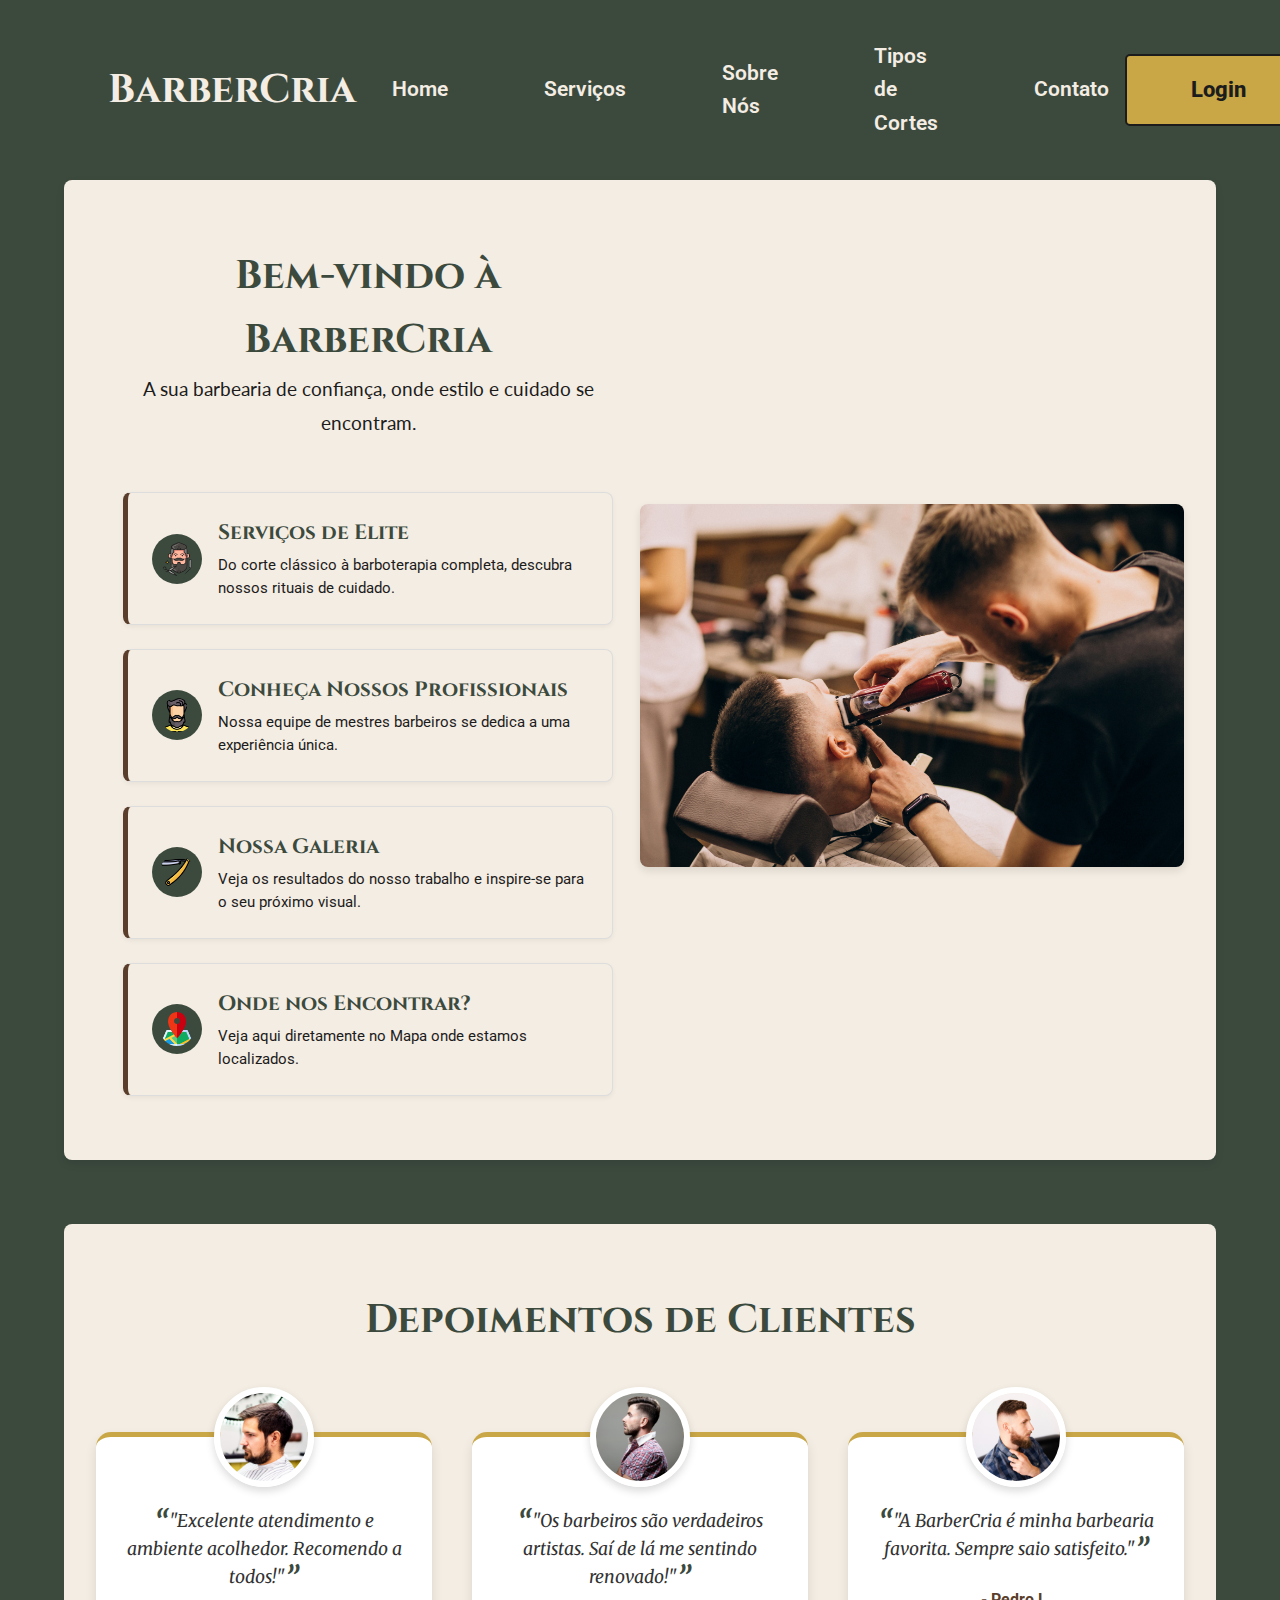
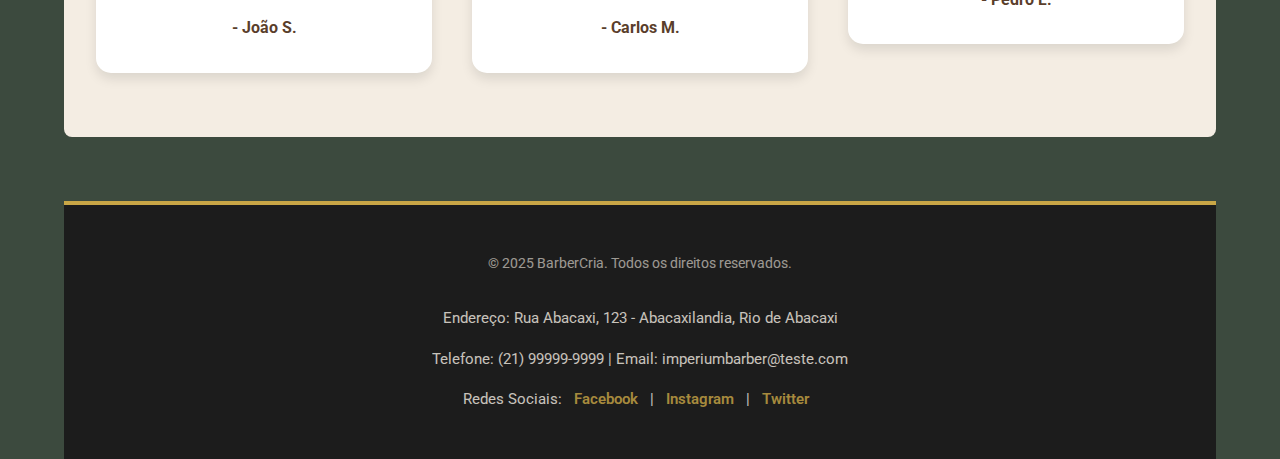
<file: index.html>
<!DOCTYPE html>
<html lang="pt-br">

<head>
    <meta charset="UTF-8">
    <meta name="viewport" content="width=device-width, initial-scale=1.0">
    <link rel="stylesheet" href="styles/main.css">
    <link rel="stylesheet" href="styles/pages/_home.css">
    <link rel="icon" href="assets/icons/favicon.png">
    <title>BarberCria</title>
</head>

<body>
    <header>
        <section class="header__section">
            <h1 class="header__section-h1">BarberCria</h1>
            <nav class="header__section-nav">
                <ul class="header__section-nav-ul">
                    <li><a href="index.html">Home</a></li>
                    <li><a href="services.html">Serviços</a></li>
                    <li><a href="about.html">Sobre Nós</a></li>
                    <li><a href="specialities.html">Tipos de Cortes</a></li>
                    <li><a href="contact.html">Contato</a></li>
                </ul>
            </nav>
            <a class="header__section-login" href="index.html">Login</a>
        </section>
    </header>

    <main>
        <section class="index__main__section">
            <div class="index__main__section-container">
                <div class="index__main__section-title">
                    <h2>Bem-vindo à BarberCria</h2>
                    <p>A sua barbearia de confiança, onde estilo e cuidado se encontram.</p>
                </div>
                <div class="index__main__section-infos">
                    <a href="#" class="index__main__info-cards">
                        <img src="assets/icons/barbearia.png" alt="Icone de barbearia">
                        <div class="index__main__info-text">
                            <h3>Serviços de Elite</h3>
                            <p>Do corte clássico à barboterapia completa, descubra nossos rituais de cuidado.</p>
                        </div>
                    </a>
                    <a href="#" class="index__main__info-cards">
                        <img src="assets/icons/homem.png" alt="Icone de homem">
                        <div class="index__main__info-text">
                            <h3>Conheça Nossos Profissionais</h3>
                            <p>Nossa equipe de mestres barbeiros se dedica a uma experiência única.</p>
                        </div>
                    </a>
                    <a href="#" class="index__main__info-cards">
                        <img src="assets/icons/navalha.png" alt="Icone de navalha">
                        <div class="index__main__info-text">
                            <h3>Nossa Galeria</h3>
                            <p>Veja os resultados do nosso trabalho e inspire-se para o seu próximo visual.</p>
                        </div>
                    </a>
                    <a href="#" class="index__main__info-cards">
                        <img src="assets/icons/mapa.png" alt="Icone de GPS">
                        <div class="index__main__info-text">
                            <h3>Onde nos Encontrar?</h3>
                            <p>Veja aqui diretamente no Mapa onde estamos localizados.</p>
                        </div>
                    </a>
                </div>
            </div>
            <img class="index__main__section-mainImg" src="assets/imgs-base/img1.jpg"
                alt="Imagem de um barbeiro cortando o cabelo de um cliente">
        </section>

        <section class="index__main__section-testimonials">
            <h2>Depoimentos de Clientes</h2>
            <div class="index__main__section-testimonials-container">
                <div class="index__main__section-testimonials-card">
                    <img src="assets/imgs-testimonials/corte1.jpg"
                        alt="Imagem 1 de um cliente satisfeito com o corte de cabelo">
                    <p>"Excelente atendimento e ambiente acolhedor. Recomendo a todos!"</p>
                    <span>- João S.</span>
                </div>
                <div class="index__main__section-testimonials-card">
                    <img src="assets/imgs-testimonials/corte2.jpg"
                        alt="Imagem 2 de um cliente satisfeito com o corte de cabelo">
                    <p>"Os barbeiros são verdadeiros artistas. Saí de lá me sentindo renovado!"</p>
                    <span>- Carlos M.</span>
                </div>
                <div class="index__main__section-testimonials-card">
                    <img src="assets/imgs-testimonials/corte3.jpg"
                        alt="Imagem 3 de um cliente satisfeito com o corte de cabelo">
                    <p>"A BarberCria é minha barbearia favorita. Sempre saio satisfeito."</p>
                    <span>- Pedro L.</span>
                </div>
            </div>
        </section>
    </main>

    <footer>
        <p>&copy; 2025 BarberCria. Todos os direitos reservados.</p>
        <p>Endereço: Rua Abacaxi, 123 - Abacaxilandia, Rio de Abacaxi</p>
        <p>Telefone: (21) 99999-9999 | Email: imperiumbarber@teste.com</p>
        <p>Redes Sociais:
            <a href="#">Facebook</a> |
            <a href="#">Instagram</a> |
            <a href="#">Twitter</a>
        </p>
    </footer>
</body>

</html>
</file>
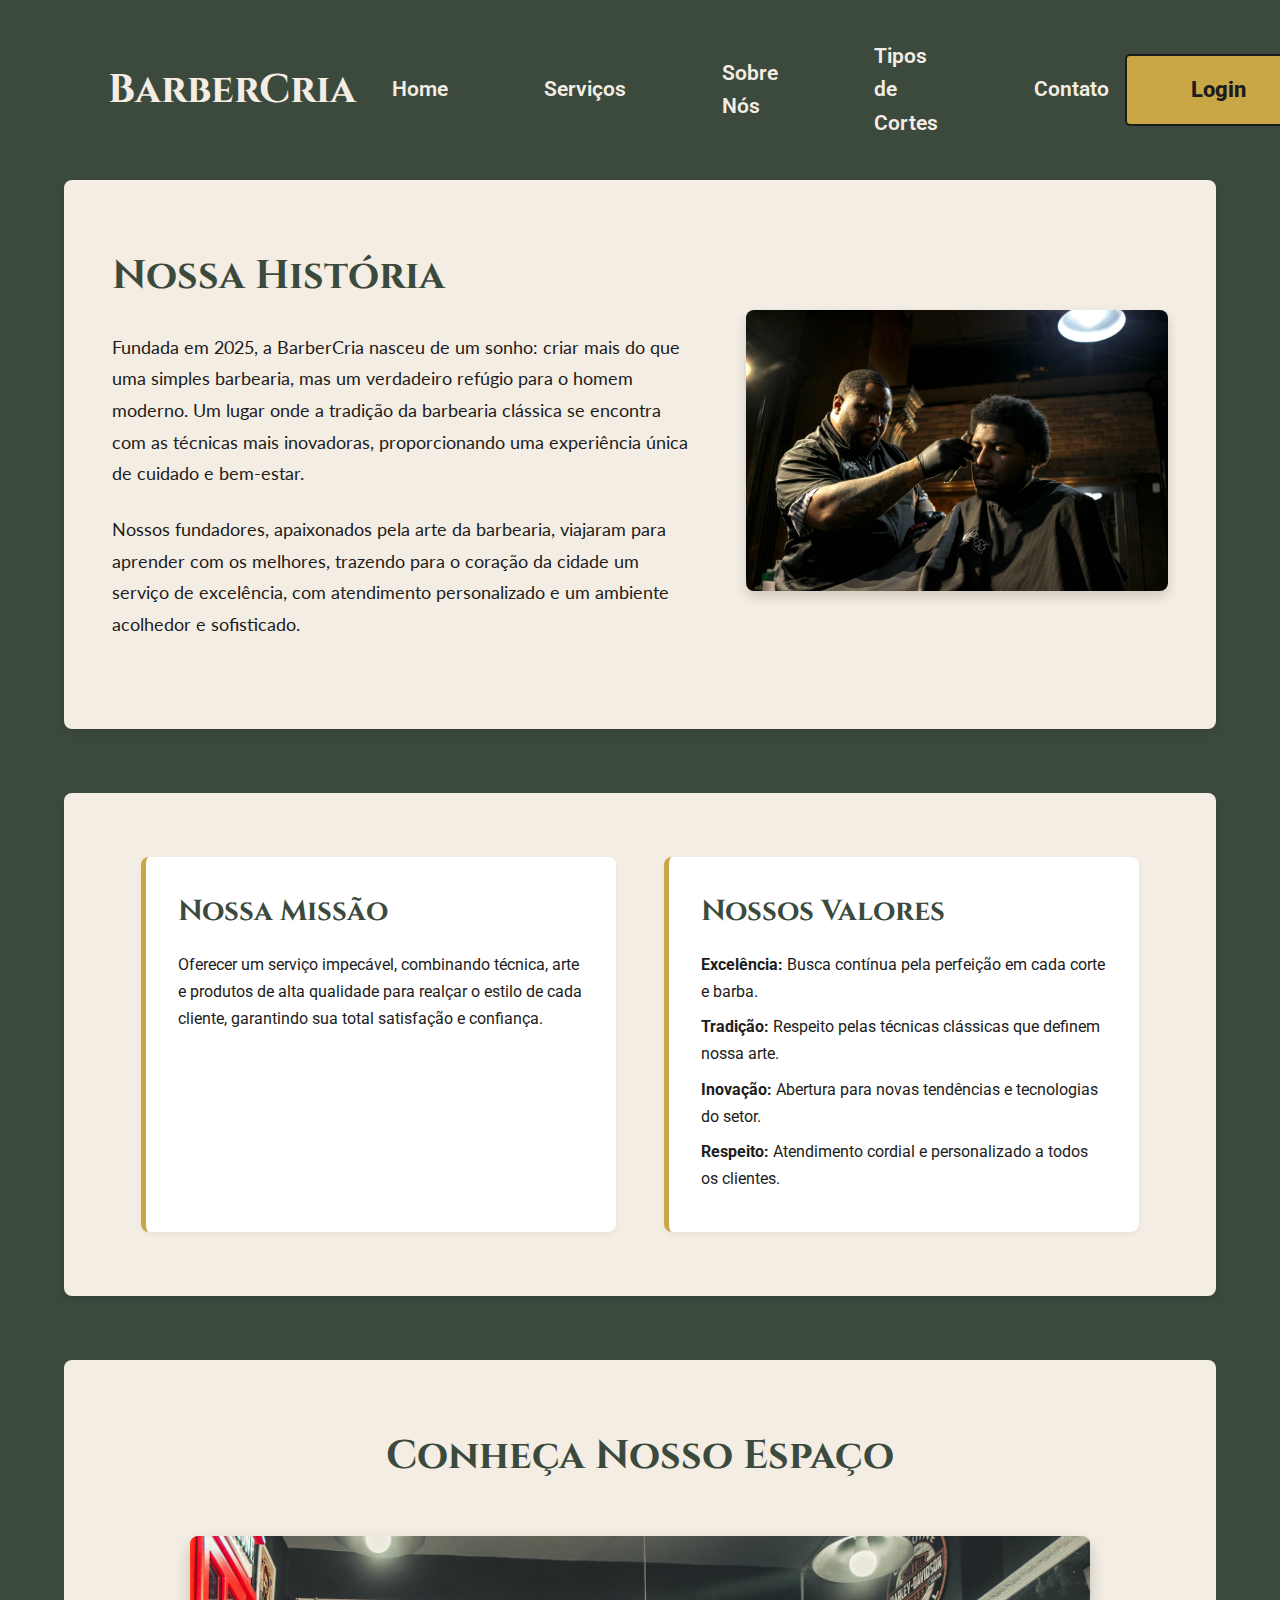
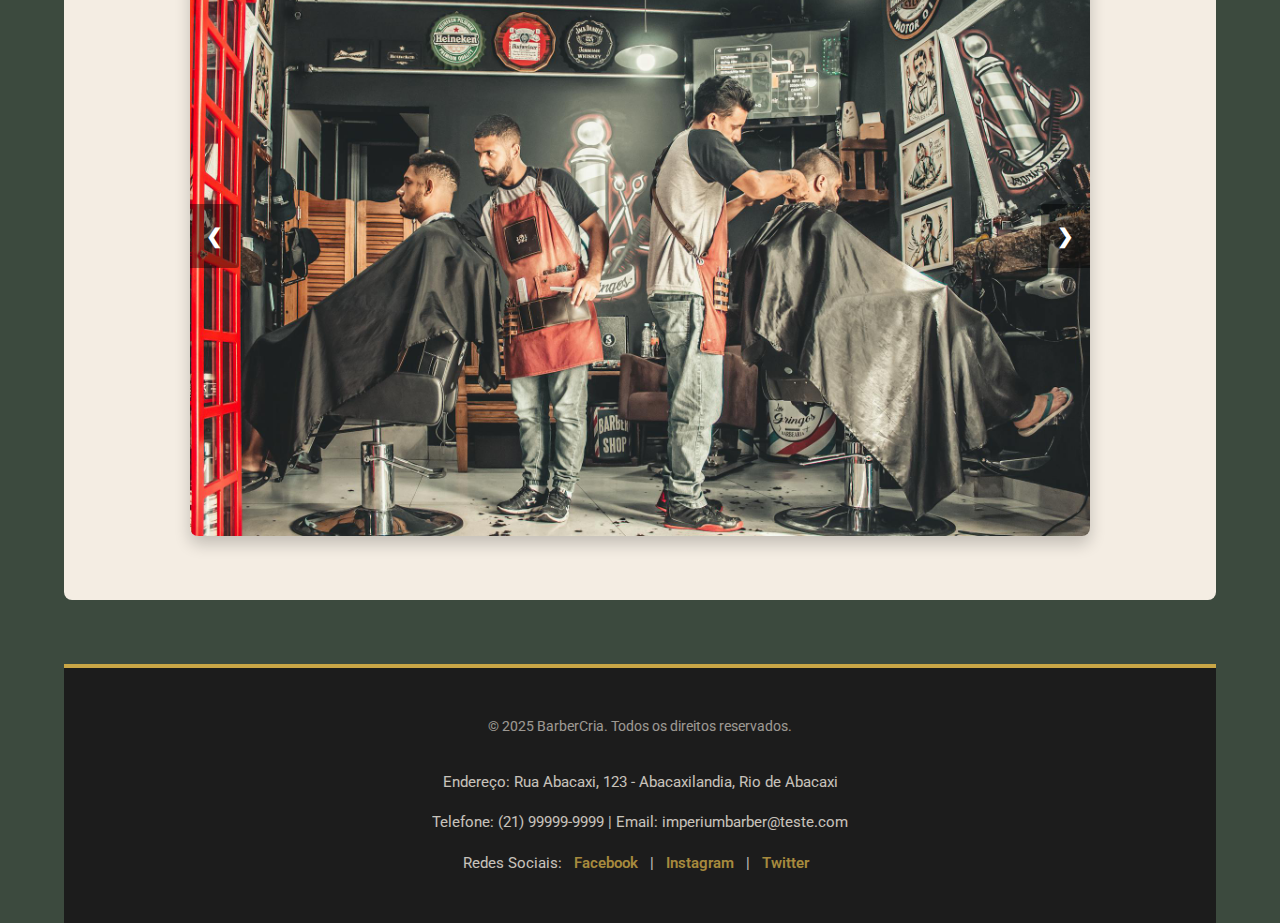
<file: about.html>
<!DOCTYPE html>
<html lang="pt-br">

<head>
    <meta charset="UTF-8">
    <meta name="viewport" content="width=device-width, initial-scale=1.0">
    <link rel="stylesheet" href="styles/main.css">
    <link rel="stylesheet" href="styles/pages/_about.css">
    <link rel="icon" href="assets/icons/favicon.png">
    <title>Sobre Nós | BarberCria</title>
</head>

<body>
    <header>
        <section class="header__section">
            <h1 class="header__section-h1">BarberCria</h1>
            <nav class="header__section-nav">
                <ul class="header__section-nav-ul">
                    <li><a href="index.html">Home</a></li>
                    <li><a href="services.html">Serviços</a></li>
                    <li><a href="about.html">Sobre Nós</a></li>
                    <li><a href="specialities.html">Tipos de Cortes</a></li>
                    <li><a href="contact.html">Contato</a></li>
                </ul>
            </nav>
            <a class="header__section-login" href="index.html">Login</a>
        </section>
    </header>

    <main>
        <section class="about__section">
            <div class="about__section-container">
                <div class="about__text-content">
                    <h2>Nossa História</h2>
                    <p>Fundada em 2025, a BarberCria nasceu de um sonho: criar mais do que uma simples barbearia,
                        mas um verdadeiro refúgio para o homem moderno. Um lugar onde a tradição da barbearia clássica
                        se encontra com as técnicas mais inovadoras, proporcionando uma experiência única de cuidado e
                        bem-estar.</p>
                    <p>Nossos fundadores, apaixonados pela arte da barbearia, viajaram para aprender com os melhores,
                        trazendo para o coração da cidade um serviço de excelência, com atendimento personalizado e um
                        ambiente acolhedor e sofisticado.</p>
                </div>
                <div class="about__image-content">
                    <img src="assets/imgs-base/barber-about.jpg" alt="Foto do interior da barbearia BarberCria">
                </div>
            </div>
        </section>

        <section class="about__section">
            <div class="about__mission-vision">
                <div class="about__mission-card">
                    <h3>Nossa Missão</h3>
                    <p>Oferecer um serviço impecável, combinando técnica, arte e produtos de alta qualidade para realçar
                        o estilo de cada cliente, garantindo sua total satisfação e confiança.</p>
                </div>
                <div class="about__mission-card">
                    <h3>Nossos Valores</h3>
                    <ul>
                        <li><strong>Excelência:</strong> Busca contínua pela perfeição em cada corte e barba.</li>
                        <li><strong>Tradição:</strong> Respeito pelas técnicas clássicas que definem nossa arte.</li>
                        <li><strong>Inovação:</strong> Abertura para novas tendências e tecnologias do setor.</li>
                        <li><strong>Respeito:</strong> Atendimento cordial e personalizado a todos os clientes.</li>
                    </ul>
                </div>
            </div>
        </section>

        <section class="about__gallery">
            <h2>Conheça Nosso Espaço</h2>

            <div class="slideshow-container">

                <div class="mySlides fade">
                    <img src="assets/imgs-carroussel/gallery-about-1.jpg" style="width:100%"
                        alt="Imagem 1 do espaço da barbearia">
                </div>

                <div class="mySlides fade">
                    <img src="assets/imgs-carroussel/gallery-about-2.jpg" style="width:100%"
                        alt="Imagem 2 do espaço da barbearia">
                </div>

                <div class="mySlides fade">
                    <img src="assets/imgs-carroussel/gallery-about-3.jpg" style="width:100%"
                        alt="Imagem 3 do espaço da barbearia">
                </div>

                <a class="prev" onclick="plusSlides(-1)">&#10094;</a>
                <a class="next" onclick="plusSlides(1)">&#10095;</a>
            </div>
        </section>

    </main>

    <footer>
        <p>&copy; 2025 BarberCria. Todos os direitos reservados.</p>
        <p>Endereço: Rua Abacaxi, 123 - Abacaxilandia, Rio de Abacaxi</p>
        <p>Telefone: (21) 99999-9999 | Email: imperiumbarber@teste.com</p>
        <p>Redes Sociais:
            <a href="#">Facebook</a> |
            <a href="#">Instagram</a> |
            <a href="#">Twitter</a>
        </p>
    </footer>

    <script>
        let slideIndex = 1;
        showSlides(slideIndex);

        // Controles de próximo/anterior
        function plusSlides(n) {
            showSlides(slideIndex += n);
        }

        function showSlides(n) {
            let i;
            let slides = document.getElementsByClassName("mySlides");
            if (n > slides.length) { slideIndex = 1 }
            if (n < 1) { slideIndex = slides.length }
            for (i = 0; i < slides.length; i++) {
                slides[i].style.display = "none";
            }
            slides[slideIndex - 1].style.display = "block";
        }

        // Troca automática de slides a cada 5 segundos
        setInterval(() => {
            plusSlides(1);
        }, 5000); 
    </script>

</body>

</html>
</file>
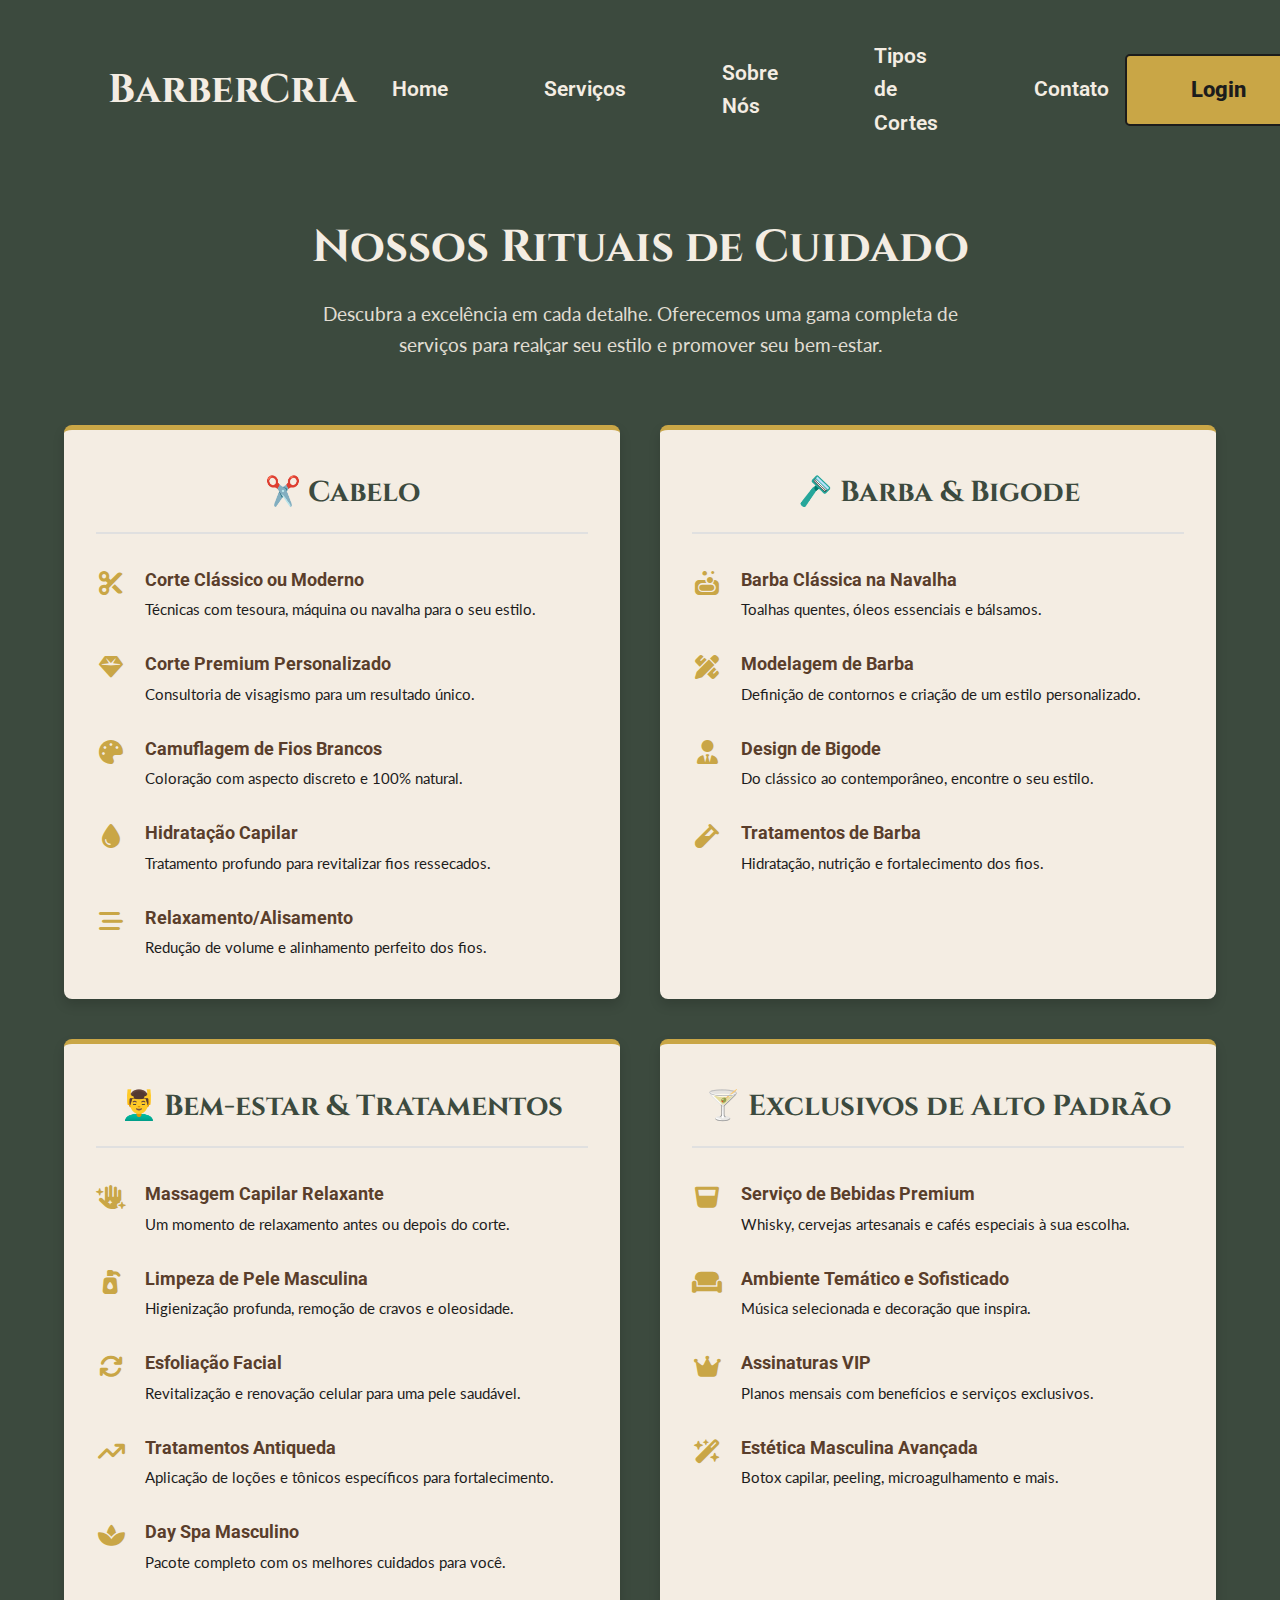
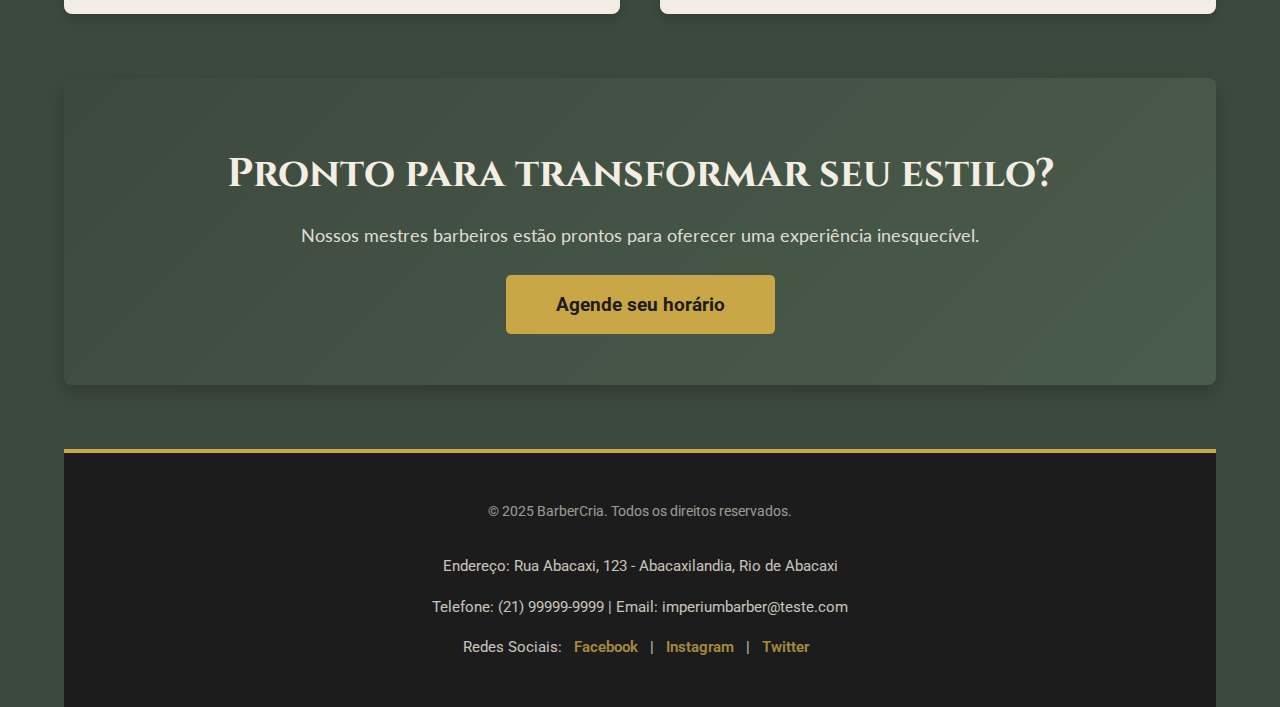
<file: services.html>
<!DOCTYPE html>
<html lang="pt-br">

<head>
    <meta charset="UTF-8">
    <meta name="viewport" content="width=device-width, initial-scale=1.0">
    <link rel="stylesheet" href="styles/main.css">
    <link rel="stylesheet" href="styles/pages/_services.css">
    <link rel="stylesheet" href="https://cdnjs.cloudflare.com/ajax/libs/font-awesome/6.5.2/css/all.min.css">
    <link rel="icon" href="assets/icons/favicon.png">
    <title>Nossos Serviços | BarberCria</title>
</head>

<body>
    <header>
        <section class="header__section">
            <h1 class="header__section-h1">BarberCria</h1>
            <nav class="header__section-nav">
                <ul class="header__section-nav-ul">
                    <li><a href="index.html">Home</a></li>
                    <li><a href="services.html">Serviços</a></li>
                    <li><a href="about.html">Sobre Nós</a></li>
                    <li><a href="specialities.html">Tipos de Cortes</a></li>
                    <li><a href="contact.html">Contato</a></li>
                </ul>
            </nav>
            <a class="header__section-login" href="index.html">Login</a>
        </section>
    </header>

    <main>
        <section class="services__intro">
            <h2>Nossos Rituais de Cuidado</h2>
            <p>Descubra a excelência em cada detalhe. Oferecemos uma gama completa de serviços para realçar seu estilo e
                promover seu bem-estar.</p>
        </section>

        <section class="services__container">
            <div class="service__category-card">
                <h3>✂️ Cabelo</h3>
                <ul class="service__list">
                    <li><i class="fa-solid fa-scissors"></i>
                        <div><strong>Corte Clássico ou Moderno</strong>
                            <p>Técnicas com tesoura, máquina ou navalha para o seu estilo.</p>
                        </div>
                    </li>
                    <li><i class="fa-solid fa-gem"></i>
                        <div><strong>Corte Premium Personalizado</strong>
                            <p>Consultoria de visagismo para um resultado único.</p>
                        </div>
                    </li>
                    <li><i class="fa-solid fa-palette"></i>
                        <div><strong>Camuflagem de Fios Brancos</strong>
                            <p>Coloração com aspecto discreto e 100% natural.</p>
                        </div>
                    </li>
                    <li><i class="fa-solid fa-droplet"></i>
                        <div><strong>Hidratação Capilar</strong>
                            <p>Tratamento profundo para revitalizar fios ressecados.</p>
                        </div>
                    </li>
                    <li><i class="fa-solid fa-stream"></i>
                        <div><strong>Relaxamento/Alisamento</strong>
                            <p>Redução de volume e alinhamento perfeito dos fios.</p>
                        </div>
                    </li>
                </ul>
            </div>

            <div class="service__category-card">
                <h3>🪒 Barba & Bigode</h3>
                <ul class="service__list">
                    <li><i class="fa-solid fa-soap"></i>
                        <div><strong>Barba Clássica na Navalha</strong>
                            <p>Toalhas quentes, óleos essenciais e bálsamos.</p>
                        </div>
                    </li>
                    <li><i class="fa-solid fa-pen-ruler"></i>
                        <div><strong>Modelagem de Barba</strong>
                            <p>Definição de contornos e criação de um estilo personalizado.</p>
                        </div>
                    </li>
                    <li><i class="fa-solid fa-user-tie"></i>
                        <div><strong>Design de Bigode</strong>
                            <p>Do clássico ao contemporâneo, encontre o seu estilo.</p>
                        </div>
                    </li>
                    <li><i class="fa-solid fa-vial"></i>
                        <div><strong>Tratamentos de Barba</strong>
                            <p>Hidratação, nutrição e fortalecimento dos fios.</p>
                        </div>
                    </li>
                </ul>
            </div>

            <div class="service__category-card">
                <h3>💆‍♂️ Bem-estar & Tratamentos</h3>
                <ul class="service__list">
                    <li><i class="fa-solid fa-hand-sparkles"></i>
                        <div><strong>Massagem Capilar Relaxante</strong>
                            <p>Um momento de relaxamento antes ou depois do corte.</p>
                        </div>
                    </li>
                    <li><i class="fa-solid fa-pump-soap"></i>
                        <div><strong>Limpeza de Pele Masculina</strong>
                            <p>Higienização profunda, remoção de cravos e oleosidade.</p>
                        </div>
                    </li>
                    <li><i class="fa-solid fa-arrows-rotate"></i>
                        <div><strong>Esfoliação Facial</strong>
                            <p>Revitalização e renovação celular para uma pele saudável.</p>
                        </div>
                    </li>
                    <li><i class="fa-solid fa-arrow-trend-up"></i>
                        <div><strong>Tratamentos Antiqueda</strong>
                            <p>Aplicação de loções e tônicos específicos para fortalecimento.</p>
                        </div>
                    </li>
                    <li><i class="fa-solid fa-spa"></i>
                        <div><strong>Day Spa Masculino</strong>
                            <p>Pacote completo com os melhores cuidados para você.</p>
                        </div>
                    </li>
                </ul>
            </div>

            <div class="service__category-card">
                <h3>🍸 Exclusivos de Alto Padrão</h3>
                <ul class="service__list">
                    <li><i class="fa-solid fa-whiskey-glass"></i>
                        <div><strong>Serviço de Bebidas Premium</strong>
                            <p>Whisky, cervejas artesanais e cafés especiais à sua escolha.</p>
                        </div>
                    </li>
                    <li><i class="fa-solid fa-couch"></i>
                        <div><strong>Ambiente Temático e Sofisticado</strong>
                            <p>Música selecionada e decoração que inspira.</p>
                        </div>
                    </li>
                    <li><i class="fa-solid fa-crown"></i>
                        <div><strong>Assinaturas VIP</strong>
                            <p>Planos mensais com benefícios e serviços exclusivos.</p>
                        </div>
                    </li>
                    <li><i class="fa-solid fa-wand-magic-sparkles"></i>
                        <div><strong>Estética Masculina Avançada</strong>
                            <p>Botox capilar, peeling, microagulhamento e mais.</p>
                        </div>
                    </li>
                </ul>
            </div>
        </section>

        <section class="services__cta">
            <h2>Pronto para transformar seu estilo?</h2>
            <p>Nossos mestres barbeiros estão prontos para oferecer uma experiência inesquecível.</p>
            <a href="contact.html" class="cta-button">Agende seu horário</a>
        </section>
    </main>

    <footer>
        <p>&copy; 2025 BarberCria. Todos os direitos reservados.</p>
        <p>Endereço: Rua Abacaxi, 123 - Abacaxilandia, Rio de Abacaxi</p>
        <p>Telefone: (21) 99999-9999 | Email: imperiumbarber@teste.com</p>
        <p>Redes Sociais:
            <a href="#">Facebook</a> |
            <a href="#">Instagram</a> |
            <a href="#">Twitter</a>
        </p>
    </footer>
</body>

</html>
</file>
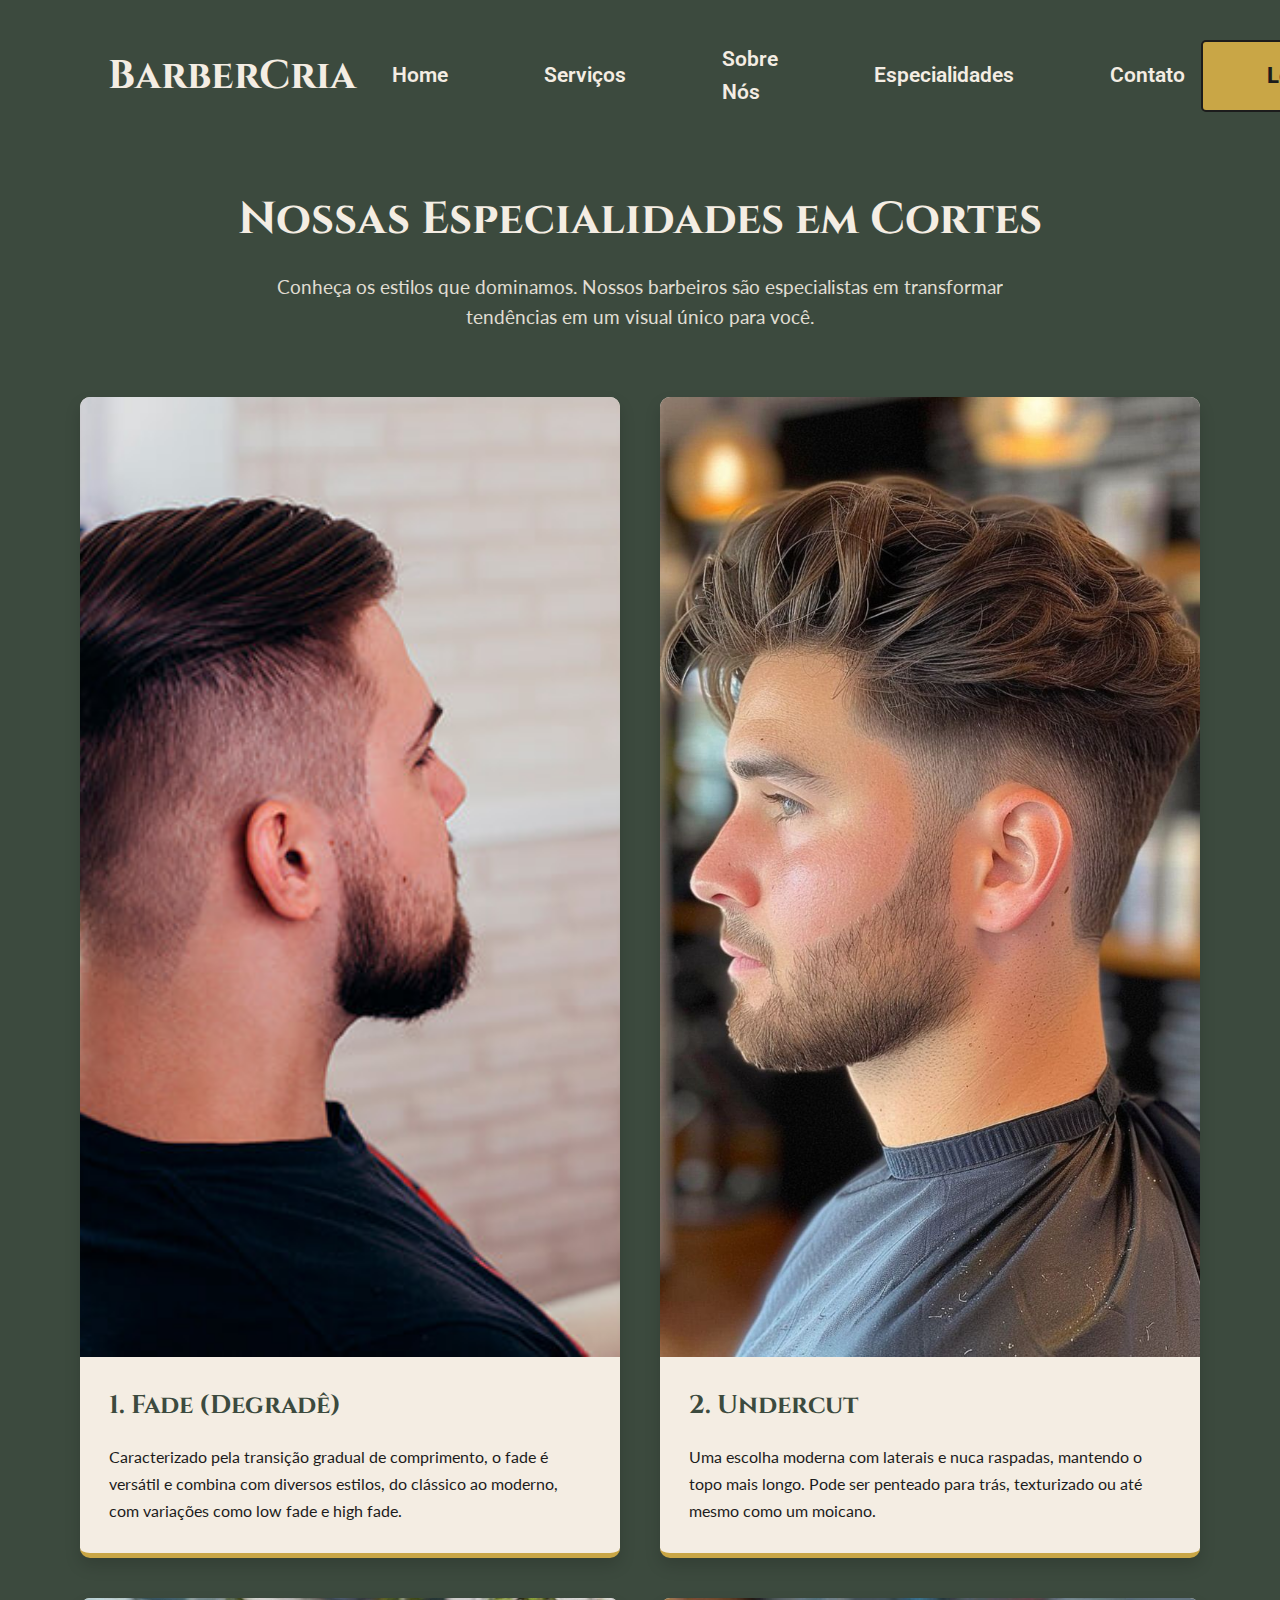
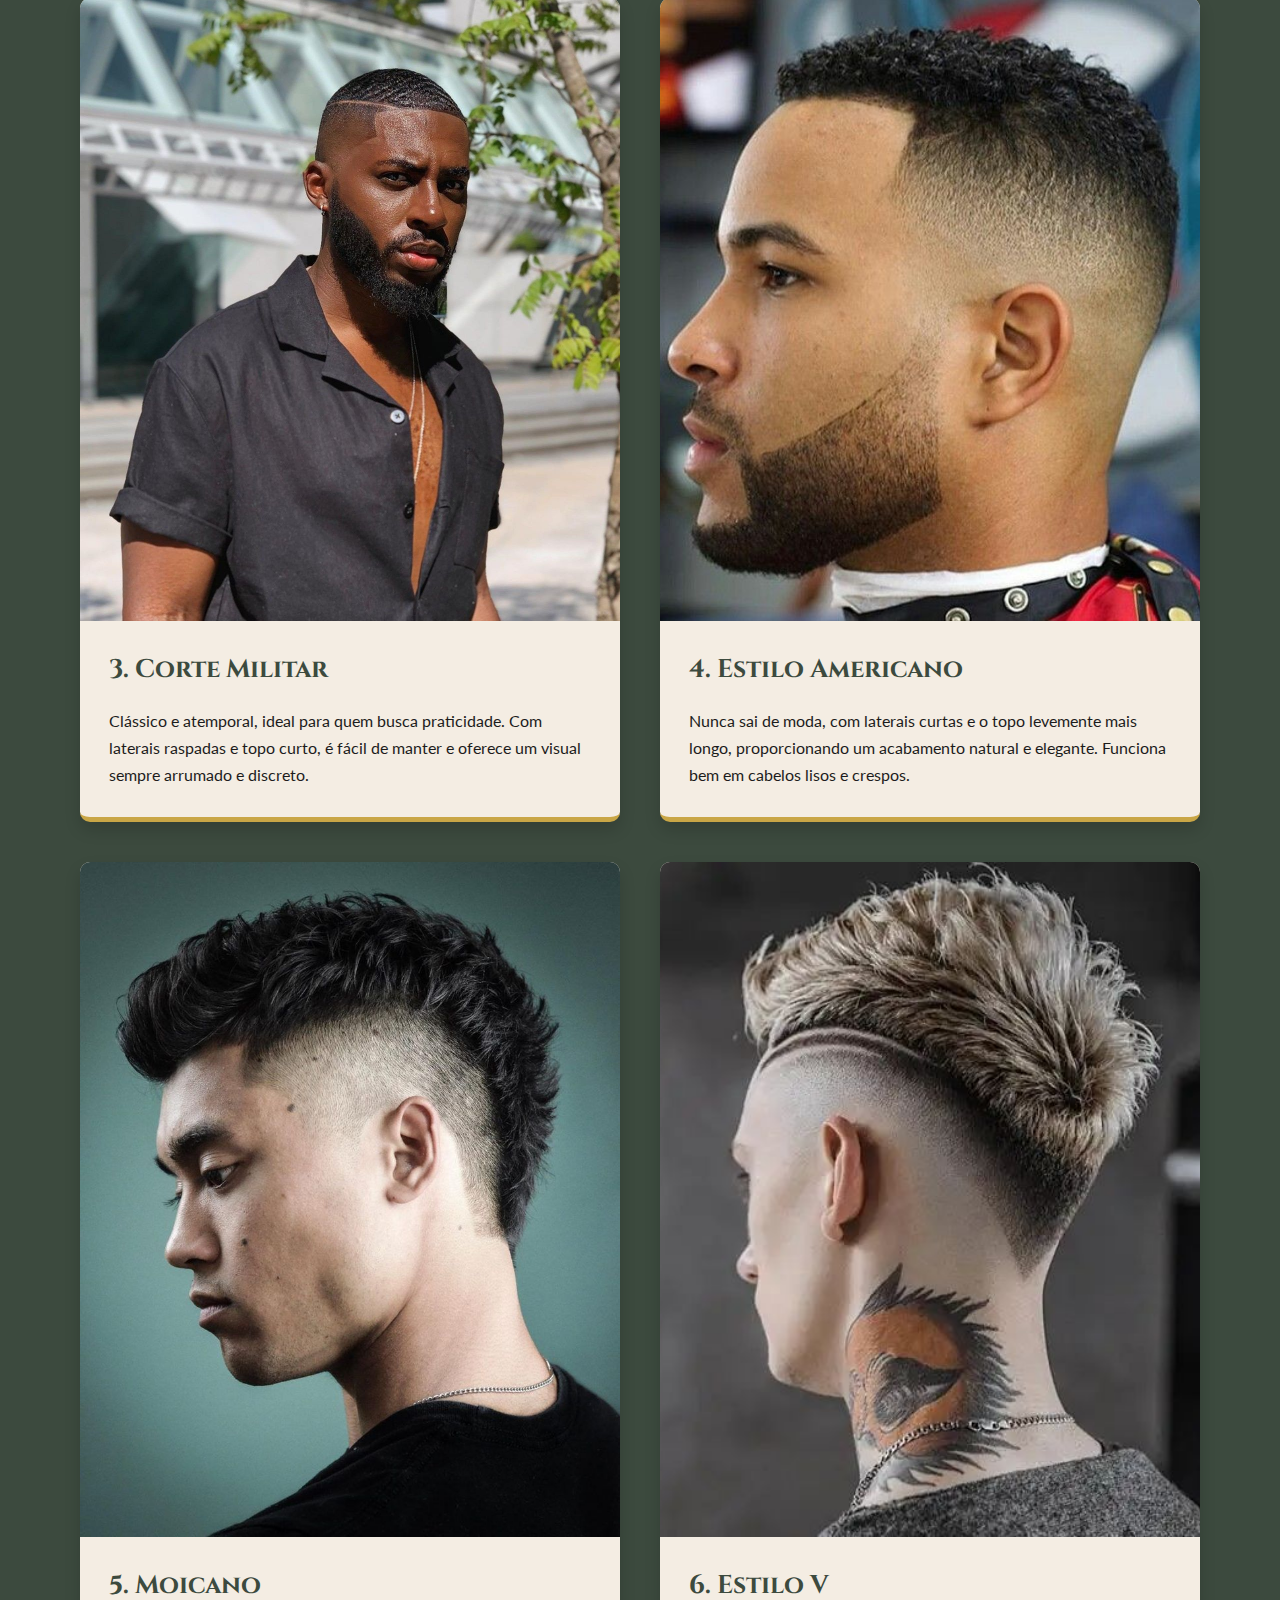
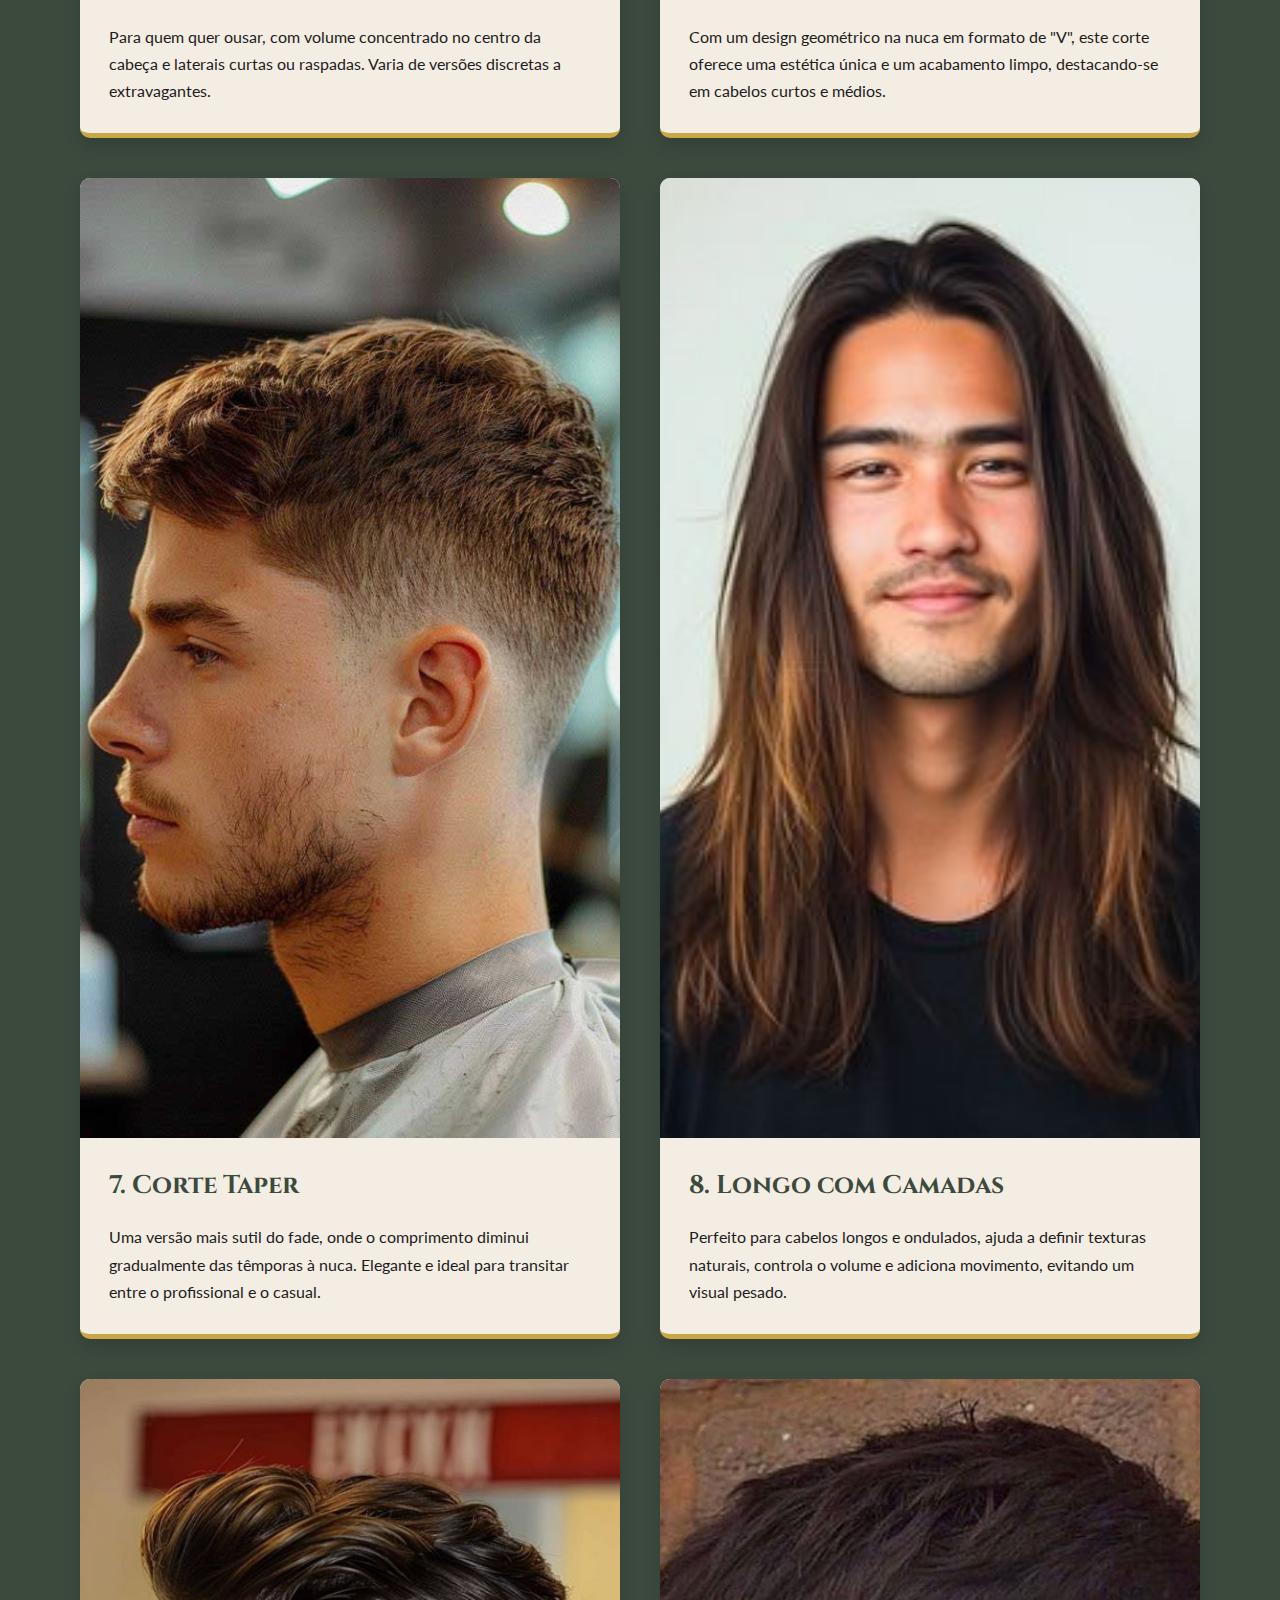
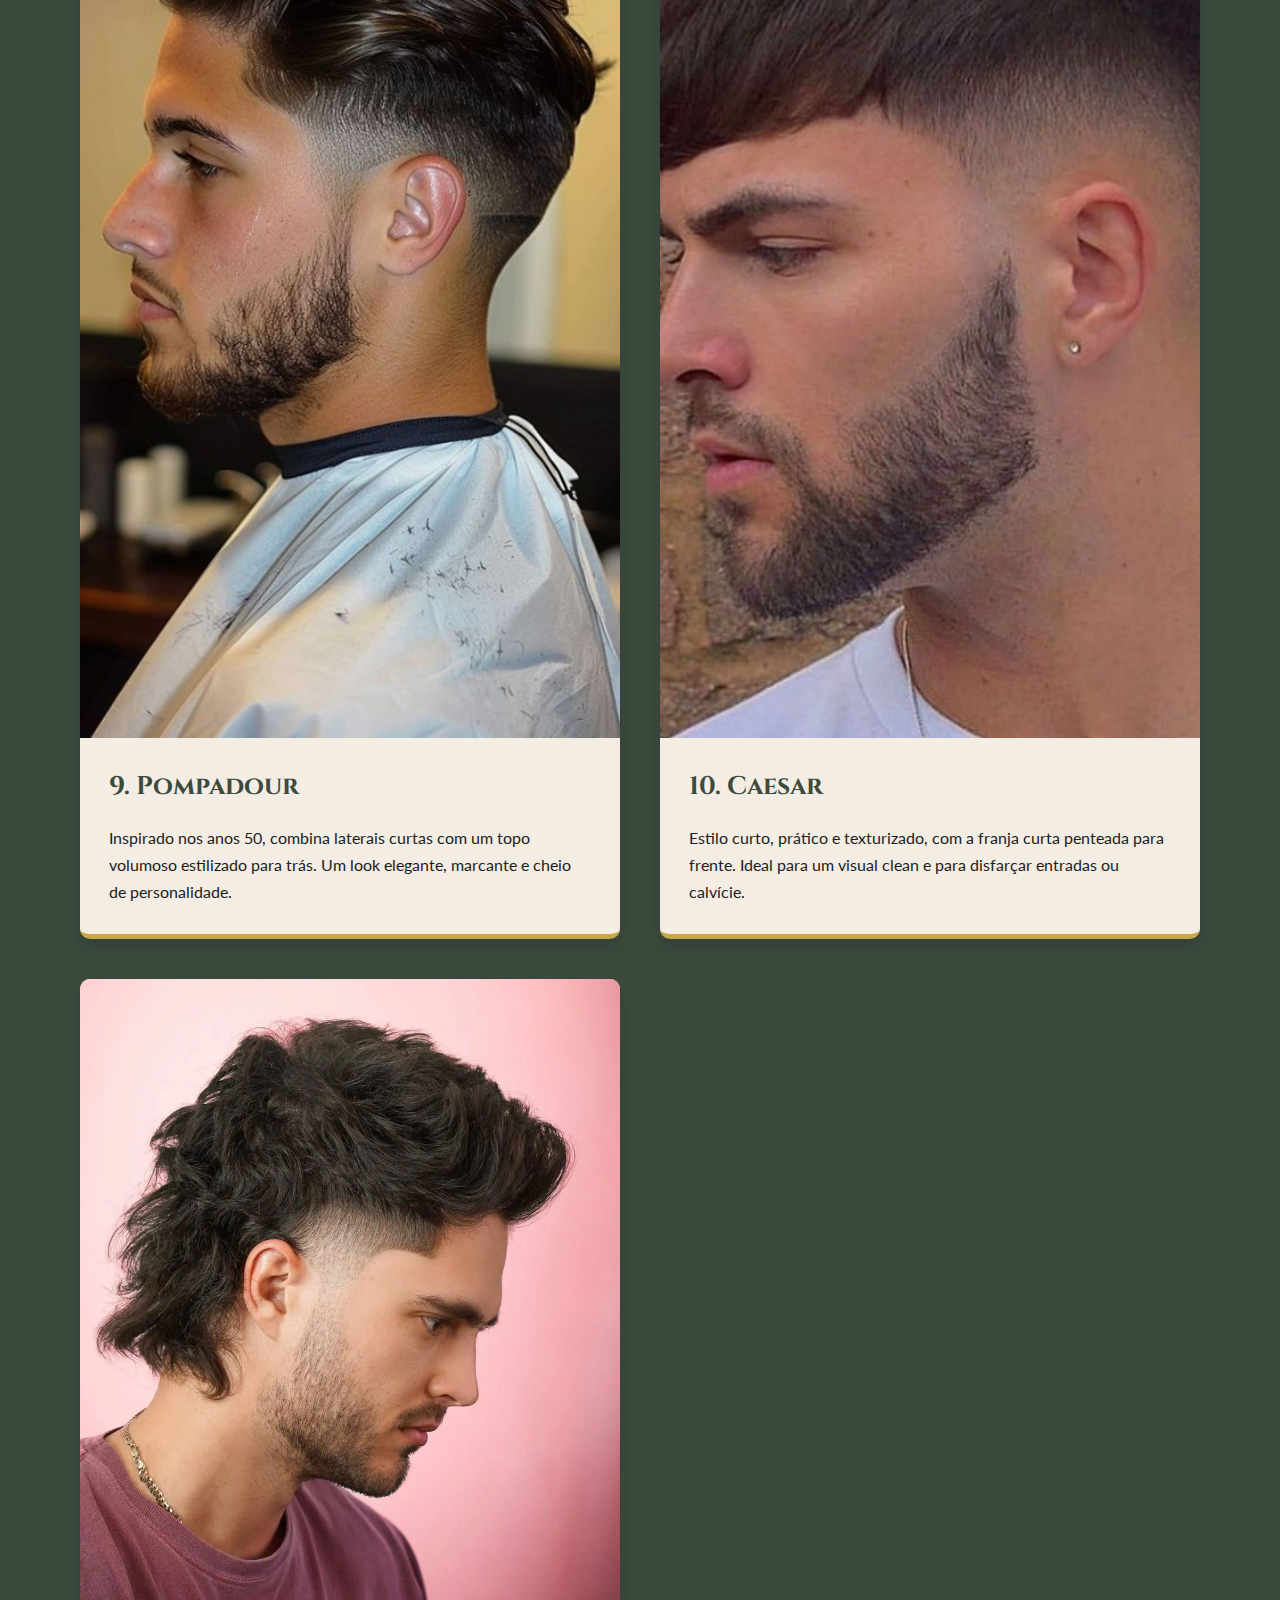
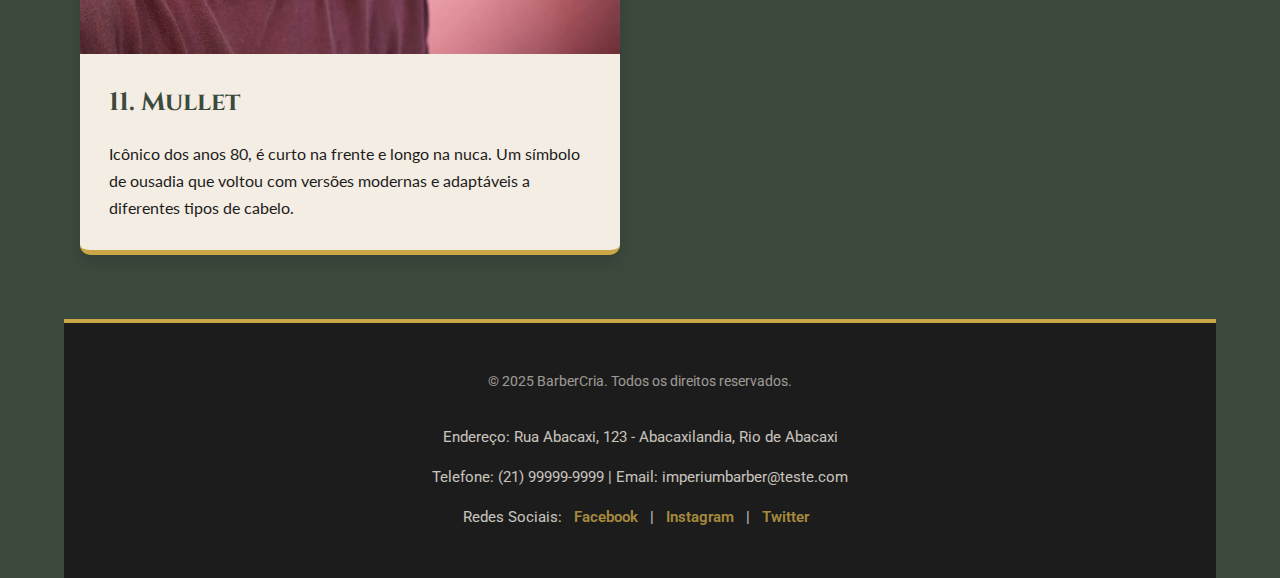
<file: specialities.html>
<!DOCTYPE html>
<html lang="pt-br">

<head>
    <meta charset="UTF-8">
    <meta name="viewport" content="width=device-width, initial-scale=1.0">
    <link rel="stylesheet" href="styles/main.css">
    <link rel="stylesheet" href="styles/pages/_specialities.css">
    <link rel="icon" href="assets/icons/favicon.png">
    <title>Especialidades de Cortes | BarberCria</title>
</head>

<body>
    <header>
        <section class="header__section">
            <h1 class="header__section-h1">BarberCria</h1>
            <nav class="header__section-nav">
                <ul class="header__section-nav-ul">
                    <li><a href="index.html">Home</a></li>
                    <li><a href="services.html">Serviços</a></li>
                    <li><a href="about.html">Sobre Nós</a></li>
                    <li><a href="specialities.html">Especialidades</a></li>
                    <li><a href="contact.html">Contato</a></li>
                </ul>
            </nav>
            <a class="header__section-login" href="index.html">Login</a>
        </section>
    </header>

    <main>
        <section class="specialities__intro">
            <h2>Nossas Especialidades em Cortes</h2>
            <p>Conheça os estilos que dominamos. Nossos barbeiros são especialistas em transformar tendências em um
                visual único para você.</p>
        </section>

        <section class="specialities__container">
            <div class="speciality__card">
                <img src="assets/tipos-de-corte/fade.jpg" alt="Corte de cabelo Fade (Degradê)">
                <div class="speciality__card-content">
                    <h3>1. Fade (Degradê)</h3>
                    <p>Caracterizado pela transição gradual de comprimento, o fade é versátil e combina com diversos
                        estilos, do clássico ao moderno, com variações como low fade e high fade.</p>
                </div>
            </div>

            <div class="speciality__card">
                <img src="assets/tipos-de-corte/undercut.jpg" alt="Corte de cabelo Undercut">
                <div class="speciality__card-content">
                    <h3>2. Undercut</h3>
                    <p>Uma escolha moderna com laterais e nuca raspadas, mantendo o topo mais longo. Pode ser penteado
                        para trás, texturizado ou até mesmo como um moicano.</p>
                </div>
            </div>

            <div class="speciality__card">
                <img src="assets/tipos-de-corte/corte-militar.jpg" alt="Corte de cabelo Militar">
                <div class="speciality__card-content">
                    <h3>3. Corte Militar</h3>
                    <p>Clássico e atemporal, ideal para quem busca praticidade. Com laterais raspadas e topo curto, é
                        fácil de manter e oferece um visual sempre arrumado e discreto.</p>
                </div>
            </div>

            <div class="speciality__card">
                <img src="assets/tipos-de-corte/americano.jpg" alt="Corte de cabelo Estilo Americano">
                <div class="speciality__card-content">
                    <h3>4. Estilo Americano</h3>
                    <p>Nunca sai de moda, com laterais curtas e o topo levemente mais longo, proporcionando um
                        acabamento natural e elegante. Funciona bem em cabelos lisos e crespos.</p>
                </div>
            </div>

            <div class="speciality__card">
                <img src="assets/tipos-de-corte/moicano.jpg" alt="Corte de cabelo Moicano">
                <div class="speciality__card-content">
                    <h3>5. Moicano</h3>
                    <p>Para quem quer ousar, com volume concentrado no centro da cabeça e laterais curtas ou raspadas.
                        Varia de versões discretas a extravagantes.</p>
                </div>
            </div>

            <div class="speciality__card">
                <img src="assets/tipos-de-corte/estilo-V.jpg" alt="Corte de cabelo Estilo V">
                <div class="speciality__card-content">
                    <h3>6. Estilo V</h3>
                    <p>Com um design geométrico na nuca em formato de "V", este corte oferece uma estética única e um
                        acabamento limpo, destacando-se em cabelos curtos e médios.</p>
                </div>
            </div>

            <div class="speciality__card">
                <img src="assets/tipos-de-corte/corte-taper.jpg" alt="Corte de cabelo Taper">
                <div class="speciality__card-content">
                    <h3>7. Corte Taper</h3>
                    <p>Uma versão mais sutil do fade, onde o comprimento diminui gradualmente das têmporas à nuca.
                        Elegante e ideal para transitar entre o profissional e o casual.</p>
                </div>
            </div>

            <div class="speciality__card">
                <img src="assets/tipos-de-corte/longo-com-camadas.jpg" alt="Corte de cabelo Longo com Camadas">
                <div class="speciality__card-content">
                    <h3>8. Longo com Camadas</h3>
                    <p>Perfeito para cabelos longos e ondulados, ajuda a definir texturas naturais, controla o volume e
                        adiciona movimento, evitando um visual pesado.</p>
                </div>
            </div>

            <div class="speciality__card">
                <img src="assets/tipos-de-corte/pompadour.jpg" alt="Corte de cabelo Pompadour">
                <div class="speciality__card-content">
                    <h3>9. Pompadour</h3>
                    <p>Inspirado nos anos 50, combina laterais curtas com um topo volumoso estilizado para trás. Um look
                        elegante, marcante e cheio de personalidade.</p>
                </div>
            </div>

            <div class="speciality__card">
                <img src="assets/tipos-de-corte/caesar.jpg" alt="Corte de cabelo Caesar">
                <div class="speciality__card-content">
                    <h3>10. Caesar</h3>
                    <p>Estilo curto, prático e texturizado, com a franja curta penteada para frente. Ideal para um
                        visual clean e para disfarçar entradas ou calvície.</p>
                </div>
            </div>

            <div class="speciality__card">
                <img src="assets/tipos-de-corte/mullet.jpg" alt="Corte de cabelo Mullet">
                <div class="speciality__card-content">
                    <h3>11. Mullet</h3>
                    <p>Icônico dos anos 80, é curto na frente e longo na nuca. Um símbolo de ousadia que voltou com
                        versões modernas e adaptáveis a diferentes tipos de cabelo.</p>
                </div>
            </div>
        </section>
    </main>

    <footer>
        <p>&copy; 2025 BarberCria. Todos os direitos reservados.</p>
        <p>Endereço: Rua Abacaxi, 123 - Abacaxilandia, Rio de Abacaxi</p>
        <p>Telefone: (21) 99999-9999 | Email: imperiumbarber@teste.com</p>
        <p>Redes Sociais:
            <a href="#">Facebook</a> |
            <a href="#">Instagram</a> |
            <a href="#">Twitter</a>
        </p>
    </footer>
</body>

</html>
</file>
<file: styles/main.css>
/* styles/main.css */

/* IMPORTS */

/* Fontes Externas */
@import url("https://fonts.googleapis.com/css2?family=Cinzel:wght@400..900&family=Lato:ital,wght@0,100;0,300;0,400;0,700;0,900;1,100;1,300;1,400;1,700;1,900&family=Merriweather:ital,opsz,wght@0,18..144,300..900;1,18..144,300..900&family=Playfair:ital,opsz,wght@0,5..1200,300..900;1,5..1200,300..900&family=Poppins:ital,wght@0,100;0,200;0,300;0,400;0,500;0,600;0,700;0,800;0,900;1,100;1,200;1,300;1,400;1,500;1,600;1,700;1,800;1,900&family=Roboto:ital,wght@0,100..900;1,100..900&display=swap");

/* Variáveis */
@import url('_variables.css');

/* Componentes Reutilizáveis */
@import url('components/_header.css');
@import url('components/_footer.css');
@import url('components/_cards.css');
@import url('pages/_home.css');
@import url('pages/_about.css');
@import url('pages/_services.css');
@import url('pages/_specialities.css');
@import url('pages/_contact.css');

/* GLOBAIS */

* {
    margin: 0;
    padding: 0;
    box-sizing: border-box;
    font-family: var(--font-primary);
    color: var(--text-color);
}

body {
    max-width: 90%;
    margin: 0 auto;
    background-color: var(--primary-color);
    line-height: 1.6;
    font-size: 16px;
    scroll-behavior: smooth;
}
</file>
<file: styles/pages/_home.css>
/* styles/pages/home.css */

.index__main__section {
    background-color: var(--background-color);
    padding: 64px 32px;
    border-radius: 8px;
    box-shadow: 0 4px 8px rgba(0, 0, 0, 0.1);
    margin-bottom: 64px;
    display: flex;
    justify-content: center;
    align-items: center;
}

.index__main__section-container {
    max-width: 45%;
    margin: 0 auto;
    text-align: center;
    display: flex;
    flex-direction: column;
    justify-content: center;
    align-items: center;
    gap: 1.2rem;
}

.index__main__section-title {
    margin-bottom: 32px;
    text-align: center;
    padding: 0 16px;
    border-radius: 8px;
    background-color: var(--background-color);
}

.index__main__section-title h2 {
    font-family: var(--font-secondary);
    font-size: 2.5rem;
    color: var(--primary-color);
}

.index__main__section-title p {
    font-family: var(--font-tertiary);
    font-size: 1.2rem;
    color: var(--text-color);
    line-height: 1.8;
}

.index__main__section-infos {
    display: flex;
    flex-wrap: wrap;
    justify-content: center;
    gap: 1.5rem;
    width: 100%;
}

.index__main__section-mainImg {
    width: 50%;
    border-radius: 8px;
    margin-top: 32px;
    box-shadow: 0 4px 8px rgba(0, 0, 0, 0.1);
}

.index__main__section-testimonials {
    background-color: var(--background-color);
    padding: 64px 32px;
    border-radius: 8px;
    text-align: center;
    margin-bottom: 64px;
}

.index__main__section-testimonials h2 {
    font-family: var(--font-secondary);
    font-size: 2.5rem;
    color: var(--primary-color);
    margin-bottom: 80px;
}

.index__main__section-testimonials-container {
    display: flex;
    flex-wrap: wrap;
    justify-content: center;
    align-items: flex-start;
    gap: 2.5rem;
}
</file>
<file: styles/pages/_about.css>
/* styles/pages/about.css */

.about__section {
    background-color: var(--background-color);
    padding: 64px 48px;
    border-radius: 8px;
    box-shadow: 0 4px 8px rgba(0, 0, 0, 0.1);
    margin-bottom: 64px;
}

.about__section h2,
.about__gallery h2 {
    font-family: var(--font-secondary);
    font-size: 2.5rem;
    color: var(--primary-color);
    text-align: center;
    margin-bottom: 48px;
}

.about__section-container {
    display: flex;
    justify-content: space-between;
    align-items: center;
    gap: 3rem;
}

.about__text-content {
    flex-basis: 55%;
}

.about__text-content h2 {
    text-align: left;
    margin-bottom: 24px;
}

.about__text-content p {
    font-family: var(--font-tertiary);
    font-size: 1.1rem;
    line-height: 1.8;
    margin-bottom: 1.5rem;
    color: var(--text-color);
}

.about__image-content {
    flex-basis: 40%;
}

.about__image-content img {
    width: 100%;
    border-radius: 8px;
    box-shadow: 0 6px 12px rgba(0, 0, 0, 0.15);
}

.about__mission-vision {
    display: flex;
    justify-content: center;
    gap: 3rem;
}

.about__mission-card {
    flex-basis: 45%;
    padding: 2rem;
    background-color: #fff;
    border-left: 5px solid var(--tertiary-color);
    border-radius: 8px;
    box-shadow: 0 2px 5px rgba(0, 0, 0, 0.05);
}

.about__mission-card h3 {
    font-family: var(--font-secondary);
    font-size: 1.8rem;
    color: var(--primary-color);
    margin-bottom: 1rem;
}

.about__mission-card p,
.about__mission-card li {
    font-size: 1rem;
    line-height: 1.7;
    color: var(--text-color);
}

.about__mission-card ul {
    list-style: none;
    padding-left: 0;
}

.about__mission-card li {
    margin-bottom: 0.5rem;
}

.about__gallery {
    background-color: var(--background-color);
    padding: 64px 32px;
    border-radius: 8px;
    text-align: center;
    margin-bottom: 64px;
}

.slideshow-container {
    max-width: 900px;
    position: relative;
    margin: auto;
    border-radius: 8px;
    overflow: hidden;
    box-shadow: 0 8px 16px rgba(0, 0, 0, 0.2);
}

.mySlides img {
    vertical-align: middle;
}

.prev,
.next {
    cursor: pointer;
    position: absolute;
    top: 50%;
    transform: translateY(-50%);
    width: auto;
    padding: 16px;
    color: white;
    font-weight: bold;
    font-size: 20px;
    transition: 0.6s ease;
    user-select: none;
    background-color: rgba(0, 0, 0, 0.4);
}

.prev {
    left: 0;
    border-radius: 0 3px 3px 0;
}

.next {
    right: 0;
    border-radius: 3px 0 0 3px;
}

.prev:hover,
.next:hover {
    background-color: rgba(0, 0, 0, 0.8);
}

.fade {
    animation-name: fade;
    animation-duration: 1.5s;
}

@keyframes fade {
    from {
        opacity: .4
    }

    to {
        opacity: 1
    }
}
</file>
<file: styles/pages/_services.css>
/* styles/pages/services.css */

.services__intro {
    text-align: center;
    padding: 32px 0 64px 0;
}

.services__intro h2 {
    font-family: var(--font-secondary);
    font-size: 2.8rem;
    color: var(--background-color);
    margin-bottom: 1rem;
}

.services__intro p {
    font-family: var(--font-tertiary);
    font-size: 1.2rem;
    color: var(--background-color);
    opacity: 0.9;
    max-width: 700px;
    margin: 0 auto;
}

.services__container {
    display: flex;
    flex-wrap: wrap;
    justify-content: center;
    gap: 2.5rem;
}

.service__category-card {
    background-color: var(--background-color);
    border-radius: 8px;
    box-shadow: 0 6px 12px rgba(0, 0, 0, 0.15);
    padding: 2.5rem 2rem;
    flex-basis: 45%;
    min-width: 400px;
    flex-grow: 1;
    border-top: 5px solid var(--tertiary-color);
}

.service__category-card h3 {
    font-family: var(--font-secondary);
    font-size: 1.8rem;
    color: var(--primary-color);
    text-align: center;
    margin-bottom: 2rem;
    padding-bottom: 1rem;
    border-bottom: 2px solid #e0e0e0;
}

.service__list {
    list-style: none;
    padding: 0;
}

.service__list li {
    display: flex;
    align-items: flex-start;
    gap: 1.2rem;
    margin-bottom: 1.8rem;
}

.service__list li:last-child {
    margin-bottom: 0;
}

.service__list i {
    font-size: 1.5rem;
    color: var(--tertiary-color);
    margin-top: 5px;
    width: 30px;
    text-align: center;
}

.service__list strong {
    font-family: var(--font-primary);
    font-size: 1.1rem;
    font-weight: 700;
    color: var(--secondary-color);
    display: block;
    margin-bottom: 0.2rem;
}

.service__list p {
    font-family: var(--font-tertiary);
    font-size: 0.95rem;
    line-height: 1.6;
    color: var(--text-color);
    margin: 0;
}

.services__cta {
    background: linear-gradient(135deg, var(--primary-color), #4a5c4c);
    text-align: center;
    padding: 4rem 2rem;
    border-radius: 8px;
    margin-top: 64px;
    box-shadow: 0 8px 16px rgba(0, 0, 0, 0.2);
}

.services__cta h2 {
    font-family: var(--font-secondary);
    font-size: 2.5rem;
    color: var(--background-color);
    margin-bottom: 1rem;
}

.services__cta p {
    font-family: var(--font-tertiary);
    font-size: 1.1rem;
    color: var(--background-color);
    opacity: 0.9;
    margin-bottom: 2.5rem;
}

.cta-button {
    background-color: var(--tertiary-color);
    color: var(--text-color);
    text-decoration: none;
    font-family: var(--font-primary);
    font-weight: 700;
    font-size: 1.2rem;
    padding: 1rem 3rem;
    border-radius: 5px;
    transition: all 0.3s ease;
    border: 2px solid transparent;
}

.cta-button:hover {
    background-color: var(--secondary-color);
    color: var(--background-color);
    border-color: var(--tertiary-color);
    transform: translateY(-3px);
}
</file>
<file: styles/pages/_specialities.css>
/* styles/pages/specialities.css - OPÇÃO 2 */

.specialities__intro {
    text-align: center;
    padding: 32px 0 64px 0;
}
.specialities__intro h2 {
    font-family: var(--font-secondary);
    font-size: 2.8rem;
    color: var(--background-color);
    margin-bottom: 1rem;
}
.specialities__intro p {
    font-family: var(--font-tertiary);
    font-size: 1.2rem;
    color: var(--background-color);
    opacity: 0.9;
    max-width: 800px;
    margin: 0 auto;
}
.specialities__container {
    display: grid;
    grid-template-columns: repeat(auto-fit, minmax(350px, 1fr));
    gap: 2.5rem;
    padding: 0 1rem;
}
.speciality__card {
    background-color: var(--background-color);
    border-radius: 10px;
    box-shadow: 0 8px 16px rgba(0, 0, 0, 0.15);
    overflow: hidden;
    display: flex;
    flex-direction: column;
    transition: transform 0.3s ease, box-shadow 0.3s ease;
    border-bottom: 5px solid var(--tertiary-color);
}
.speciality__card:hover {
    transform: translateY(-8px);
    box-shadow: 0 12px 24px rgba(0, 0, 0, 0.2);
}

.speciality__card .image-placeholder {
    width: 100%;
    height: 220px;
    background-color: #333;
    display: flex;
    align-items: center;
    justify-content: center;
}

.speciality__card img {
    width: 100%;
    height: 100%;
    object-fit: cover;
}

.speciality__card-content {
    padding: 1.8rem;
    display: flex;
    flex-direction: column;
    flex-grow: 1;
}
.speciality__card-content h3 {
    font-family: var(--font-secondary);
    font-size: 1.6rem;
    color: var(--primary-color);
    margin: 0 0 1rem 0;
}
.speciality__card-content p {
    font-family: var(--font-tertiary);
    font-size: 1rem;
    line-height: 1.7;
    color: var(--text-color);
    margin: 0;
    flex-grow: 1;
}
</file>
